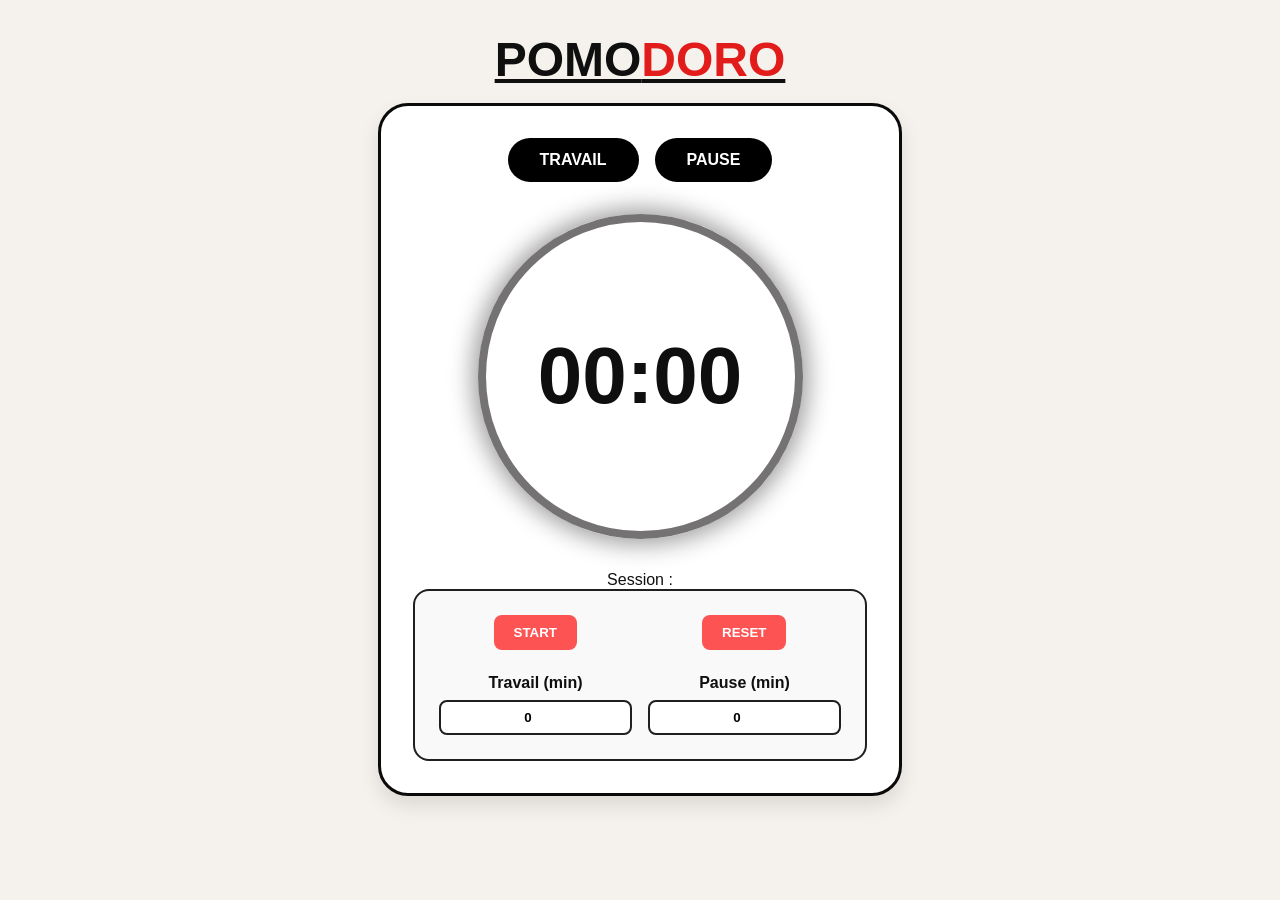
<file: POMODORO/index.html>
<!DOCTYPE html>
<html lang="fr">
<head>
    <meta charset="UTF-8">
    <meta name="viewport" content="width=device-width, initial-scale=1.0">
    <title>Pomodoro</title>
    <link rel="stylesheet" href="style.css">
</head>
<body>

    <main>
        <h1>POMO<span>DORO</span></h1>
        
        <div id="conteneur_principal">
            
            <div id="conteneur_mode">
                <button class="btn_Travail">Travail</button>
                <button class="btn_Pause">Pause</button>
            </div>
            
            <div id="cercle_timer">
                <p class="timer">00:00</p>
            </div>
            
            <div id="session"> 
                <p>Session : </p>
            </div>
            
            <div id="controle_button">                
                <div class="groupe_actions">
                    <button class="controle_but">Start</button>
                    <button class="controle_but">Reset</button>
                </div>

                <div class="temps_inputs">
                    <label>
                        <span>Travail (min)</span>
                        <input type="number" value="0">
                    </label>
                    <label>
                        <span>Pause (min)</span>
                        <input type="number" value="0">
                    </label>
                </div>
            </div>

        </div>
    </main>

    <script src="script.js"></script>
</body>
</html>
</file>
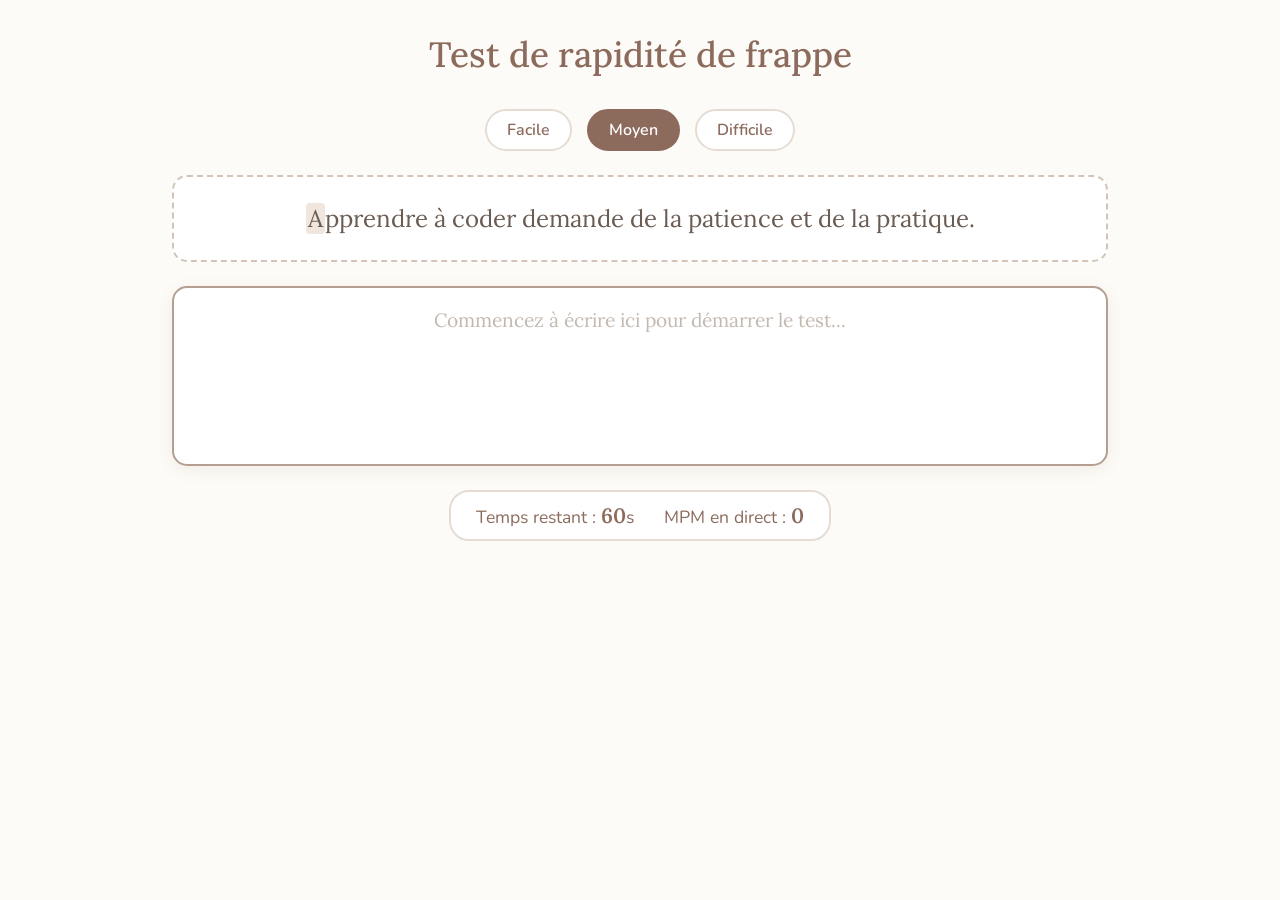
<file: typing speed test/index.html>
<!DOCTYPE html>
<html lang="fr">
<head>
    <meta charset="UTF-8">
    <meta name="viewport" content="width=device-width, initial-scale=1.0">
    <title>Typing Speed Test</title>
    <link rel="stylesheet" href="style.css">
</head>
<body>

    <main>
        <h1>Test de rapidité de frappe</h1>

        <div id="gestion_difficulte_cadre">
            <button class="bouton_difficulte" data-difficulte="facile">Facile</button>
            <button class="bouton_difficulte actif" data-difficulte="moyen">Moyen</button>
            <button class="bouton_difficulte" data-difficulte="difficile">Difficile</button>
        </div>

        <div id="texte-a-taper"></div>

        <div id="cadre_test_principal">
            <textarea id="textarea" placeholder="Commencez à écrire ici pour démarrer le test..."></textarea>
        </div>

        <div id="stats">
            <p>Temps restant : <span id="chrono">60</span>s</p>
            <p>MPM en direct : <span id="wpm-live">0</span></p>
        </div>

        <div id="ecran-resultats" style="display: none;">
            <h2>Résultats de la partie</h2>
            
            <div class="resultats-grille">
                <div class="stat-card">
                    <span id="score-wpm" class="stat-valeur">0</span>
                    <span class="stat-label">MPM</span>
                </div>
                <div class="stat-card">
                    <span id="score-precision" class="stat-valeur">0</span>
                    <span class="stat-label">Précision %</span>
                </div>
                <div class="stat-card">
                    <span id="temps-ecoule" class="stat-valeur">0</span>
                    <span class="stat-label">Temps (s)</span>
                </div>
            </div>

            <div id="historique-container">
                <h3 class="historique-titre">Historique des parties</h3>
                <p>Meilleur score : <span id="meilleur-score">0</span> MPM</p>
                <p>Moyenne générale : <span id="moyenne-score">0</span> MPM</p>
                <ul id="liste-historique">
                    </ul>
            </div>

            <button id="btn-recommencer">Recommencer une partie</button>
        </div>
    </main>

    <script src="script.js"></script>
</body>
</html>
</file>
<file: POMODORO/style.css>
* {
    box-sizing: border-box; 
    margin: 0;
    padding: 0;
}

body {
    min-height: 100vh;
    font-family: Arial, Helvetica, sans-serif;
    color: #0f0f0f;
    background-color: #f5f2ed;
    display: flex;
    justify-content: center;
    padding: 2rem 1rem;
}


h1 {
    text-align: center;
    font-size: 3rem;
    font-weight: 900;
    margin-bottom: 1rem;
    text-decoration: underline;
}

h1 > span {
    color: #e21b1b;
}


#conteneur_principal {
    width: 100%;
    max-width: 600px;
    padding: 2rem;
    text-align: center;
    border: 3px solid #0a0a0a;
    border-radius: 30px;
    background: #ffffff;
    box-shadow: 0 10px 20px rgba(0, 0, 0, 0.1);
}

#conteneur_mode {
    display: flex;
    justify-content: center;
    gap: 1rem;
    margin-bottom: 2rem;
}


.btn_Travail{
    font-size: 1rem;
    text-transform: uppercase;
    padding: 0.8rem 2rem;
    cursor: pointer;
    border-radius: 50px;
    border: none;
    font-weight: bold;
    color: white;
    background-color: black;
    transition: 0.2s ease-in-out;
}

.btn_Pause{
    font-size: 1rem;
    text-transform: uppercase;
    padding: 0.8rem 2rem;
    cursor: pointer;
    border-radius: 50px;
    border: none;
    font-weight: bold;
    color: white;
    background-color: black;
    transition: 0.2s ease-in-out;
}

.btn_Pause:hover  {
    transform: translateY(-3px);
    background-color: black;
}

.btn_Travail:hover {
    transform: translateY(-3px);
    background-color: black;
}


#cercle_timer {
    display: flex;
    align-items: center;
    justify-content: center;
    height: 325px;
    width: 325px;
    border-radius: 50%;
    border: 8px solid #2f2c2caa;
    margin: 0 auto 2rem auto;
    font-size: 5rem;
    font-weight: bold;
    box-shadow: 0 0 25px 5px rgba(0, 0, 0, 0.4);
}



#controle_button {
    background: #f9f9f9;
    padding: 1.5rem;
    border-radius: 16px;
    border: 2px solid #1f1f1f;
    display: flex;
    flex-direction: column;
    gap: 1.5rem;
}

.groupe_son, .groupe_actions {
    display: flex;
    justify-content: space-around;
    align-items: center;
    gap: 1rem;
}

.temps_inputs {
    display: flex;
    gap: 1rem;
    justify-content: center;
}

.temps_inputs label {
    display: flex;
    flex-direction: column;
    font-weight: bold;
    gap: 0.5rem;
}

.temps_inputs input {
    padding: 0.5rem;
    border: 2px solid #1f1f1f;
    border-radius: 8px;
    text-align: center;
    font-weight: bold;
}


.controle_but {
    padding: 10px 20px;
    border: none;
    color: white;
    background: #ff0000aa;
    border-radius: 8px;
    font-weight: bold;
    text-transform: uppercase;
    cursor: pointer;
    transition: 0.2s;
}

.controle_but:hover {
    background: rgb(0, 110, 200);
    transform: translateY(-2px);
}

/* Pour les tels */
@media (max-width: 500px) {
    .temps_inputs {
        flex-direction: column;
    }
    
    .groupe_son {
        flex-direction: column;
    }
}



/* Theme travail*/

.theme_travail {
    background: #F3904F;  
    background: linear-gradient(to right, #3B4371, #F3904F); 

}


.theme_travail  h1 {
    color :  #F3904F;

}
.theme_travail  h1 > span {
    color :  #F3904F;
}

.theme_travail .btn_Travail {
    font-size: 2rem;
    text-transform: uppercase;
    padding: 0.8rem 2rem;
    cursor: pointer;
    border-radius: 50px;
    border: none;
    font-weight: bold;
    color: rgb(0, 0, 0);
    background-color:  #F3904F;
    transition: 0.2s ease-in-out;

}

.theme_travail .btn_Travail:hover{
    transform: translateY(-4px);
    background-color:  #F3904F;

}

.theme_travail #cercle_timer {
    display: flex;
    align-items: center;
    justify-content: center;
    height: 325px;
    width: 325px;
    border-radius: 50%;
    border: 8px solid #ff0000aa;
    margin: 0 auto 2rem auto;
    font-size: 5rem;
    font-weight: bold;
    box-shadow: 0 0 25px 5px rgba(255, 138, 0, 0.4);
}

/* Theme pause */


.theme_pause {
    background: #808080;  
    background: linear-gradient(to right, #3fada8, #808080); 

}


.theme_pause h1 {
    color : rgb(65, 190, 159);

}
.theme_pause  h1 > span {
    color : rgb(65, 190, 159);
}

.theme_pause .btn_Pause {
    font-size: 2rem;
    text-transform: uppercase;
    padding: 0.8rem 2rem;
    cursor: pointer;
    border-radius: 50px;
    border: none;
    font-weight: bold;
    color: rgb(0, 0, 0);
    background-color: #3fada8;
    transition: 0.2s ease-in-out;

}

.theme_pause .btn_Pause:hover{
    transform: translateY(-4px);
    background-color:#3fada8;


}

.theme_pause #cercle_timer {
    display: flex;
    align-items: center;
    justify-content: center;
    height: 325px;
    width: 325px;
    border-radius: 50%;
    border: 8px solid #3fada8;
    margin: 0 auto 2rem auto;
    font-size: 5rem;
    font-weight: bold;
    box-shadow: 0 0 25px 5px #3fada8;
}
</file>
<file: typing speed test/style.css>
@import url('https://fonts.googleapis.com/css2?family=Nunito:wght@400;600&family=Lora:ital,wght@0,500;1,400&display=swap');
/*La police a été choisi sur google font si jamais meme si on devine facilement avec le lien */

* {
    margin: 0;
    padding: 0;
    box-sizing: border-box;
}

body {
    background-color: #fdfbf7; 
    font-family: 'Nunito', sans-serif;
    color: #4a3f35; 
    min-height: 100vh;
    padding: 2rem 1rem;
}

h1 {
    text-align: center;
    font-family: 'Lora', serif; 
    font-weight: 500;
    font-size: 2.2rem;
    color: #8c6b5d; 
    margin-bottom: 2rem;
}

/*BOUTONS temps et difficulté*/
#gestion_temps_cadre,
#gestion_difficulte_cadre {
    display: flex;
    justify-content: center;
    gap: 15px;
    margin-bottom: 1.5rem;
}

button {
    font-family: 'Nunito', sans-serif;
    font-size: 1rem;
    font-weight: 600;
    padding: 8px 20px;
    border-radius: 25px; 
    border: 2px solid #e6dcd3; 
    background-color: #ffffff;
    color: #8c6b5d;
    cursor: pointer;
    transition: 0.2s; 
}

button:hover {
    background-color: #f4eee8;
}

/* Bouton sélectionné */
button.actif,
.bouton_temps:focus { 
    background-color: #8c6b5d;
    color: #ffffff;
    border-color: #8c6b5d;
}

/*ZONES DE TEXTE*/
#texte-a-taper {
    font-family: 'Lora', serif;
    font-size: 1.5rem;
    line-height: 1.8;
    text-align: center;
    width: 75%;
    margin: 0 auto 1.5rem auto;
    padding: 20px;
    background-color: #ffffff;
    border-radius: 15px;
    border: 2px dashed #d4c4b7; 
    color: #6b5c53;
}

#cadre_test_principal {
    width: 75%;
    height: 180px;
    margin: 0 auto 1.5rem auto;
}

#textarea {
    text-align: center;
    display: block;
    width: 100%;
    height: 100%;
    border-radius: 15px;
    border: 2px solid #e6dcd3;
    padding: 20px;
    resize: none;
    font-family: 'Lora', serif;
    font-size: 1.2rem;
    background-color: #ffffff;
    color: #4a3f35;
    outline: none;
    transition: 0.3s;
}


#textarea:focus {
    border-color: #b59f94;
    box-shadow: 0 4px 15px rgba(140, 107, 93, 0.1); 
}

#textarea::placeholder {
    color: #c4b9b1;
}

/*COULEURS DES LETTRES */
.correct {
    color: #79a37d; 
}

.incorrect {
    color: #cc7a7a; 
    text-decoration: underline;
    text-decoration-color: #cc7a7a;
}

.actuel {
    background-color: #f0e6dd;  
    border-radius: 4px;
    padding: 0 2px;
}

/* STATISTIQUES EN DIRECT*/
#stats {
    display: flex;
    justify-content: center;
    gap: 30px;
    margin-bottom: 2rem;
    font-size: 1.1rem;
    color: #8c6b5d;
    background-color: #ffffff;
    width: fit-content;
    margin: 0 auto 2rem auto;
    padding: 10px 25px;
    border-radius: 20px;
    border: 2px solid #e6dcd3;
}

#stats span {
    font-weight: 600;
    font-family: 'Lora', serif;
    font-size: 1.3rem;
}

/* ÉCRAN DE FIN ET HISTORIQUE*/
#ecran-resultats {
    max-width: 500px;
    margin: 0 auto;
    text-align: center;
    background-color: #ffffff;
    padding: 30px;
    border-radius: 20px;
    border: 2px solid #e6dcd3;
    box-shadow: 0 6px 15px rgba(140, 107, 93, 0.05); 
}

#ecran-resultats h2 {
    font-family: 'Lora', serif;
    color: #8c6b5d;
    margin-bottom: 20px;
}

.resultats-grille {
    display: flex;
    justify-content: space-around;
    margin-bottom: 25px;
}

.stat-card {
    display: flex;
    flex-direction: column;
}

.stat-valeur {
    font-family: 'Lora', serif;
    font-size: 2rem;
    font-weight: bold;
    color: #8c6b5d;
}

.stat-label {
    font-size: 0.9rem;
    color: #a89a8e;
}

/* CAdre historique  */
#historique-container {
    background-color: #fdfbf7;
    border-radius: 15px;
    padding: 15px;
    margin-bottom: 20px;
    border: 1px solid #e6dcd3;
    text-align: left;
}

.historique-titre {
    text-align: center;
    color: #8c6b5d;
    margin-bottom: 10px;
    font-size: 1.1rem;
}

#historique-container p {
    font-size: 0.95rem;
    margin-bottom: 5px;
}

#liste-historique {
    list-style: none;
    margin-top: 15px;
    border-top: 1px dashed #e6dcd3;
    padding-top: 10px;
    max-height: 150px;
    overflow-y: auto; 
}

#liste-historique li {
    font-size: 0.9rem;
    padding: 5px 0;
    color: #6b5c53;
    border-bottom: 1px solid #f4eee8;
}


#btn-recommencer {
    background-color: #8c6b5d;
    color: white;
    border: none;
    padding: 12px 25px;
    font-size: 1.1rem;
    margin-top: 10px;
}

#btn-recommencer:hover {
    background-color: #725549;
}
</file>
